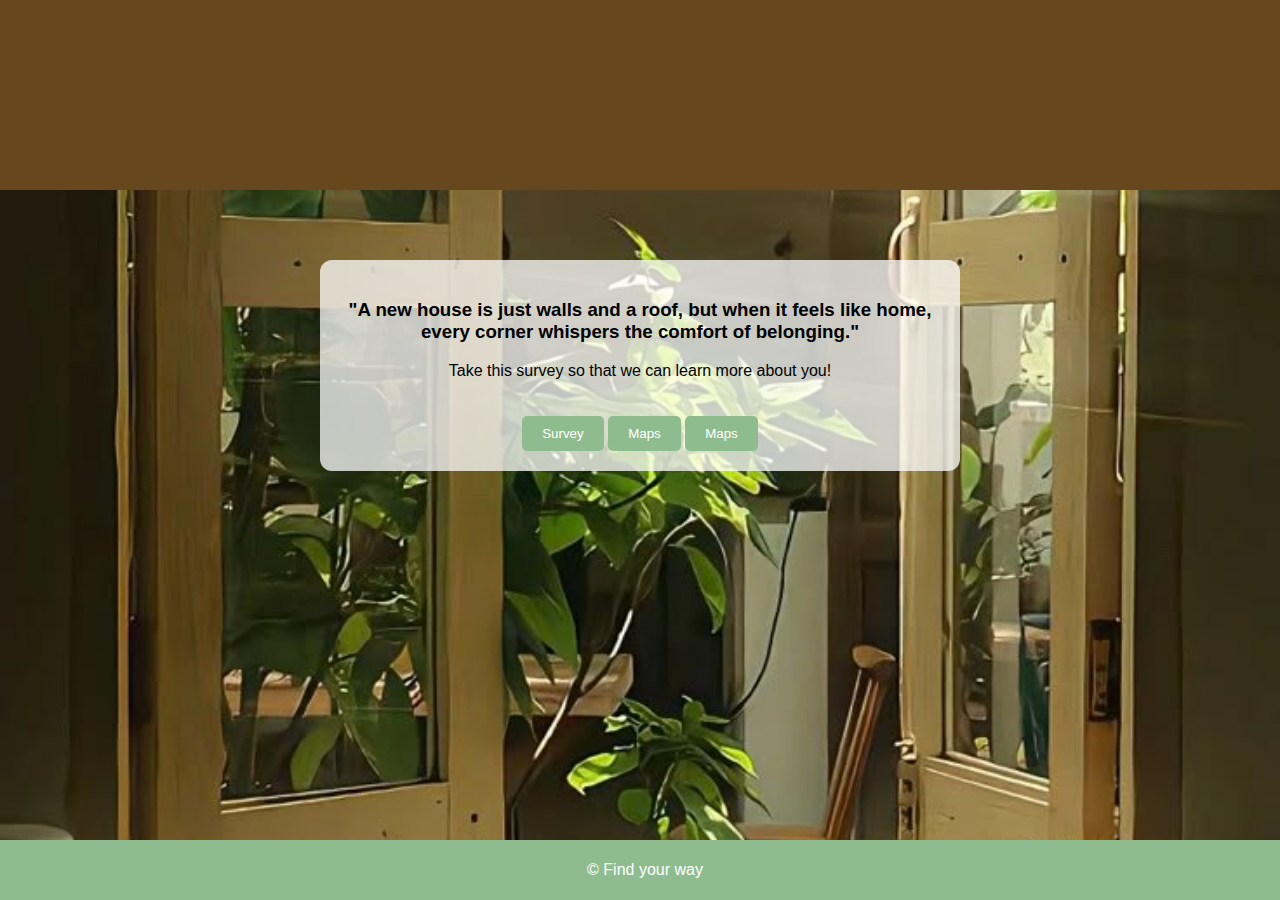
<file: index.html>
<!DOCTYPE html>
<html lang="en">
  <head>
    <meta name="viewport" content="width=device-width, initial-scale=1.0" />
    <title>Around Us</title>
    <link
      href="https://fonts.googleapis.com/css2?family=Bubblegum+Sans&display=swap"
      rel="stylesheet"
    />
    <style>
      body {
        font-family: Cambria, sans-serif;
        margin: 0;
        padding: 0;
        background-color: rgb(250, 248, 248);
        background-image: url("bgimage.png");
        background-size: cover;
        background-repeat: no-repeat;
        background-position: center;
      }

      header {
        background-color: rgb(103, 72, 30);
        padding: 20px;
        text-align: center;
      }
      header h1 {
        font-family: "Bubblegum Sans", cursive;
        font-size: 50px;
        letter-spacing: 2px;
      }

      .animated-text {
        display: flex;
        justify-content: center;
        font-size: 60px;
        font-family: "Bubblegum Sans", cursive;
        color: white;
        text-shadow: 4px 4px 0 #00000033;
      }

      .animated-text span {
        display: inline-block;
        opacity: 0;
        transform: translateY(50px);
        animation: popUp 0.6s forwards, bounce 2s infinite ease-in-out;
      }

      .animated-text span:nth-child(1) {
        animation-delay: 0s;
      }
      .animated-text span:nth-child(2) {
        animation-delay: 0.1s;
      }
      .animated-text span:nth-child(3) {
        animation-delay: 0.2s;
      }
      .animated-text span:nth-child(4) {
        animation-delay: 0.3s;
      }
      .animated-text span:nth-child(5) {
        animation-delay: 0.4s;
      }
      .animated-text span:nth-child(6) {
        animation-delay: 0.5s;
      }

      @keyframes popUp {
        to {
          opacity: 1;
          transform: translateY(0);
        }
      }
      section {
        padding: 20px;
        margin: 10px;
        text-align: center;
      }

      footer {
        background-color: darkseagreen;
        color: white;
        text-align: center;
        padding: 5px;
        position: fixed;
        width: 100%;
        bottom: 0;
      }

      button {
        padding: 10px 20px;
        background-color: darkseagreen;
        color: white;
        border: none;
        cursor: pointer;
        border-radius: 5px;
        text-align: center;
        margin-top: 20px;
      }

      button:hover {
        background-color: #45a049;
      }
      .text-box {
        background-color: rgba(255, 255, 255, 0.75);
        padding: 20px;
        border-radius: 12px;
        max-width: 600px;
        margin: 40px auto;
        text-align: center;
      }
      @keyframes bounce {
        0%,
        100% {
          transform: translateY(0);
          text-shadow: 0 1px 0 #ccc, 0 2px 0 #ccc, 0 3px 0 #ccc, 0 4px 0 #ccc,
            0 5px 0 #ccc;
        }

        50% {
          transform: translateY(-10px);
          text-shadow: 0 1px 0 #ccc, 0 2px 0 #ccc, 0 3px 0 #ccc, 0 4px 0 #ccc,
            0 5px 0 #ccc, 0 6px 0 #ccc, 0 7px 0 #ccc;
        }
      }
    </style>
  </head>
  <body>
    <header>
      <h1 class="animated-text">
        <span>H</span>
        <span>o</span>
        <span>m</span>
        <span>e</span>
        <br />

        <span>I</span>
        <span>s</span>
        <br />

        <span>E</span>
        <span>v</span>
        <span>e</span>
        <span>r</span>
        <span>y</span>
        <span>w</span>
        <span>h</span>
        <span>e</span>
        <span>r</span>
        <span>e</span>
        <span>!</span>
      </h1>
    </header>

    <section>
      <div class="text-box">
        <h3>
          "A new house is just walls and a roof, but when it feels like home,
          every corner whispers the comfort of belonging."
        </h3>
        <p>Take this survey so that we can learn more about you!</p>
        <a href="survey.html"><button>Survey</button></a>
        <a href="illustration.html"><button>Maps</button></a>
        <a href="laugh.html"><button>Maps</button></a>
      </div>
    </section>

    <footer>
      <p>© Find your way</p>
    </footer>
  </body>
</html>
</file>
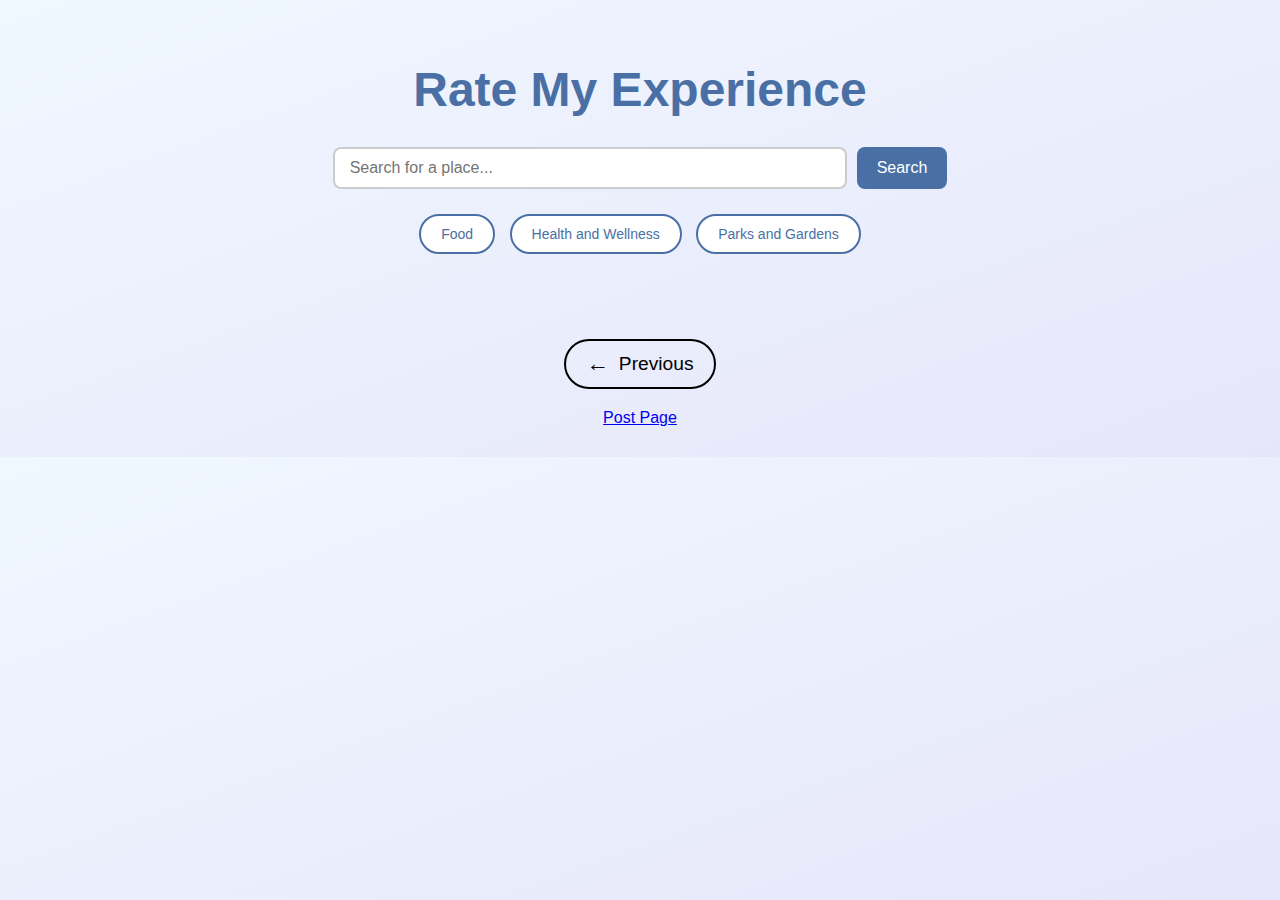
<file: experience.html>
<!DOCTYPE html>
<html lang="en">
  <head>
    <meta charset="UTF-8" />
    <meta name="viewport" content="width=device-width, initial-scale=1.0" />
    <title>Rate My Experience</title>
    <link rel="stylesheet" href="experience.css" />
  </head>
  <body>
    <div class="container">
      <h1 class="title">Rate My Experience</h1>

      <!-- Search Bar -->
      <div class="search-bar">
        <input
          type="text"
          id="searchInput"
          placeholder="Search for a place..."
        />
        <button id="searchButton">Search</button>
      </div>

      <div class="buttons">
      <button class="button" id="foodButton">Food</button>
      <button class="button" id="healthButton">Health and Wellness</button>
      <button class="button" id="parksButton">Parks and Gardens</button>
    </div>

    <div id="results" class="results"></div>

    <!-- Nav buttons section -->
    <div class="nav-buttons">
      <a href="survey.html" class="nav-button">
        <div class="arrow-left">←</div>
        Previous
      </a>

      <a href="posts.html" class="postbutton">
        Post Page
      </a>
    </div>

    <script src="experience.js"></script>
    </body>
    </html>
</file>
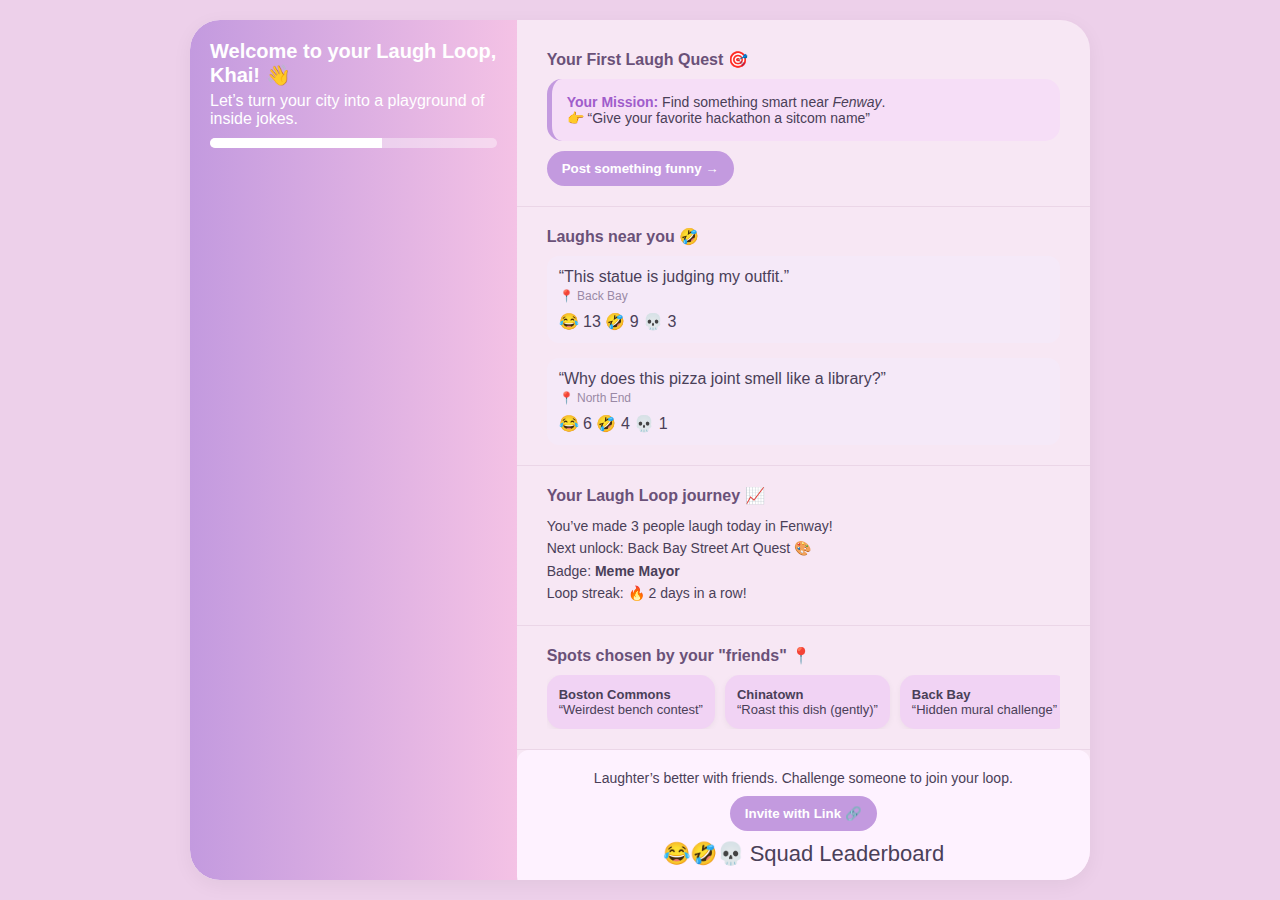
<file: laugh.html>
<!DOCTYPE html>
<html lang="en">
<head>
  <meta charset="UTF-8" />
  <meta name="viewport" content="width=device-width, initial-scale=1.0"/>
  <title>Laugh Loop Dashboard – Soft Theme</title>
  <style>
    * {
      box-sizing: border-box;
      margin: 0;
      padding: 0;
    }

    body {
      font-family: 'Segoe UI', sans-serif;
      background: #edd0ea;
      color: #4a3f58;
      padding: 20px;
      display: flex;
      justify-content: center;
      align-items: center;
      height: 100vh;
    }

    .dashboard {
      display: flex;
      flex-direction: column;
      width: 100%;
      max-width: 900px;
      height: 100%;
      border-radius: 30px;
      background: #f7e7f4;
      box-shadow: 0 5px 20px rgba(0,0,0,0.05);
      overflow: hidden;
    }

    .header {
      padding: 20px;
      background: linear-gradient(to right, #c39adf, #f4c2e5);
      color: white;
      border-bottom-left-radius: 0;
      border-bottom-right-radius: 0;
    }

    .header h2 {
      font-size: 20px;
      margin-bottom: 5px;
    }

    .xp-bar {
      background: rgba(255,255,255,0.4);
      border-radius: 10px;
      height: 10px;
      overflow: hidden;
      margin-top: 10px;
    }

    .xp-fill {
      height: 100%;
      width: 60%;
      background: #ffffff;
    }

    .main-content {
      overflow-y: auto;
      flex: 1;
    }

    .section {
      padding: 20px;
      border-bottom: 1px solid #ebd6e7;
    }

    .section h3 {
      font-size: 16px;
      margin-bottom: 10px;
      color: #6a5178;
    }

    .prompt-box {
      background: #f6def7;
      border-left: 5px solid #c39adf;
      padding: 15px;
      border-radius: 15px;
      font-size: 14px;
      margin-bottom: 10px;
    }

    .prompt-box strong {
      color: #a05dcb;
    }

    .button {
      background: #c39adf;
      color: white;
      padding: 10px 15px;
      border-radius: 20px;
      font-weight: bold;
      border: none;
      cursor: pointer;
      transition: background 0.2s ease;
    }

    .button:hover {
      background: #a872c3;
    }

    .feed {
      display: flex;
      flex-direction: column;
      gap: 15px;
      max-height: 200px;
      overflow-y: auto;
    }

    .feed-item {
      background: #f5e9f8;
      padding: 12px;
      border-radius: 12px;
    }

    .feed-item .location {
      font-size: 12px;
      color: #9a89a6;
    }

    .reactions {
      margin-top: 8px;
      display: flex;
      gap: 10px;
    }

    .reaction {
      font-size: 18px;
      cursor: pointer;
    }

    .progress-tracker {
      font-size: 14px;
      line-height: 1.6;
    }

    .places {
      display: flex;
      gap: 10px;
      overflow-x: auto;
      margin-top: 10px;
    }

    .place-card {
      min-width: 150px;
      background: #f1d3f4;
      padding: 12px;
      border-radius: 15px;
      box-shadow: 0 2px 6px rgba(0,0,0,0.05);
      font-size: 13px;
      flex-shrink: 0;
    }

    .invite {
      background: #fef2ff;
      padding: 15px;
      border-radius: 12px;
      font-size: 14px;
      text-align: center;
    }

    .emoji-loop {
      font-size: 22px;
      margin-top: 10px;
    }

    /* LANDSCAPE MODE ADJUSTMENTS */
    @media (orientation: landscape) and (min-width: 700px) {
      .dashboard {
        flex-direction: row;
      }

      .header {
        flex: 1;
        height: 100%;
        border-bottom-left-radius: 30px;
        border-top-left-radius: 30px;
        border-bottom-right-radius: 0;
        border-top-right-radius: 0;
      }

      .main-content {
        flex: 2;
        padding: 10px 0;
        overflow-y: auto;
      }

      .section {
        padding: 20px 30px;
      }

      .places {
        flex-direction: row;
        overflow-x: auto;
      }
    }
  </style>
</head>
<body>

  <div class="dashboard">

    <!-- Header -->
    <div class="header">
      <h2>Welcome to your Laugh Loop, Khai! 👋</h2>
      <p>Let’s turn your city into a playground of inside jokes.</p>
      <div class="xp-bar"><div class="xp-fill"></div></div>
    </div>

    <!-- Main Scrollable Content -->
    <div class="main-content">

      <!-- Personalized Prompt -->
      <div class="section">
        <h3>Your First Laugh Quest 🎯</h3>
        <div class="prompt-box">
          <strong>Your Mission:</strong> Find something smart near <em>Fenway</em>.<br>
          👉 “Give your favorite hackathon a sitcom name”
        </div>
        <button class="button">Post something funny →</button>
      </div>

      <!-- UGC Feed -->
      <div class="section">
        <h3>Laughs near you 🤣</h3>
        <div class="feed">
          <div class="feed-item">
            “This statue is judging my outfit.”<br>
            <span class="location">📍 Back Bay</span>
            <div class="reactions">😂 13 🤣 9 💀 3</div>
          </div>
          <div class="feed-item">
            “Why does this pizza joint smell like a library?”<br>
            <span class="location">📍 North End</span>
            <div class="reactions">😂 6 🤣 4 💀 1</div>
          </div>
        </div>
      </div>

      <!-- Progress Tracker -->
      <div class="section">
        <h3>Your Laugh Loop journey 📈</h3>
        <div class="progress-tracker">
          You’ve made 3 people laugh today in Fenway!<br>
          Next unlock: Back Bay Street Art Quest 🎨<br>
          Badge: <strong>Meme Mayor</strong><br>
          Loop streak: 🔥 2 days in a row!
        </div>
      </div>

      <!-- Places to Explore -->
      <div class="section">
        <h3>Spots chosen by your "friends" 📍</h3>
        <div class="places">
          <div class="place-card">
            <strong>Boston Commons</strong><br>
            “Weirdest bench contest”
          </div>
          <div class="place-card">
            <strong>Chinatown</strong><br>
            “Roast this dish (gently)”
          </div>
          <div class="place-card">
            <strong>Back Bay</strong><br>
            “Hidden mural challenge”
          </div>
        </div>
      </div>

      <!-- Invite -->
      <div class="section invite">
        Laughter’s better with friends. Challenge someone to join your loop.<br>
        <button class="button" style="margin-top: 10px;">Invite with Link 🔗</button>
        <div class="emoji-loop">😂🤣💀 Squad Leaderboard</div>
      </div>

    </div>
  </div>

</body>
</html>
</file>
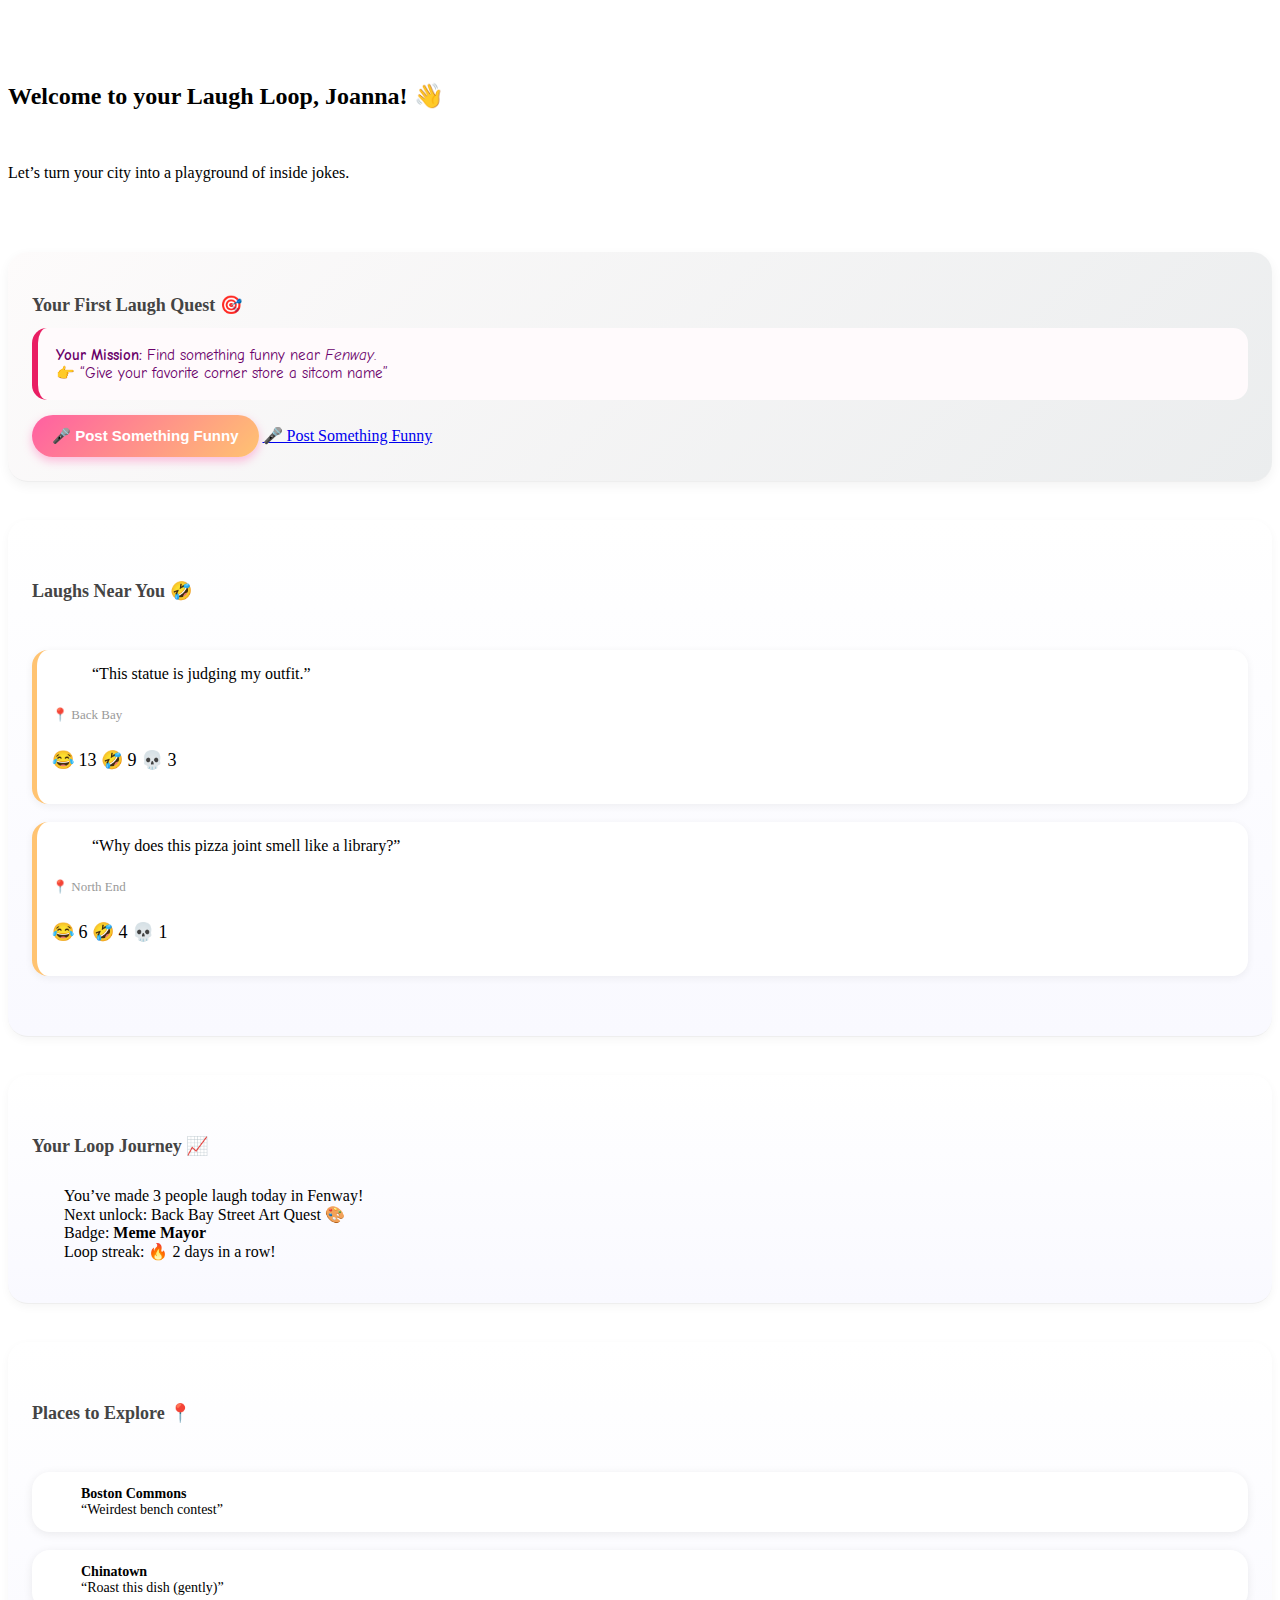
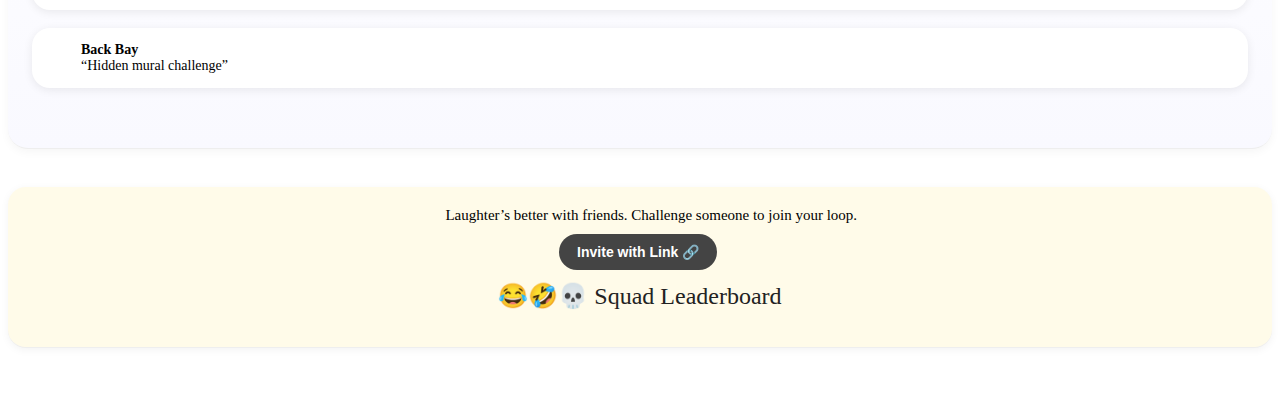
<file: post.html>
<!DOCTYPE html>
<html lang="en">
  <head>
      
    <link
      href="https://fonts.googleapis.com/css2?family=Comic+Neue:wght@700&display=swap"
      rel="stylesheet"
    />

    <meta charset="UTF-8" />
      
    <meta name="viewport" content="width=device-width, initial-scale=1.0" />
      
    <title>Laugh Loop Dashboard</title>
      
    <style>
                * {
                  box-sizing: border-box;
                  margin: 0;
                  padding: 0;
                }

                body {
                  font-family: 'Segoe UI', sans-serif;
                  background: #f4f4f4;
                  color: #333;
                  padding: 20px;
                }

                .dashboard {
                  max-width: 400px;
                  margin: 0 auto;
                  border-radius: 30px;
                  background: white;
                  box-shadow: 0 5px 20px rgba(0,0,0,0.1);
                  overflow: hidden;
                }

                .header {
                  padding: 20px;
                  background: linear-gradient(to right, #ff4adb, #ffa84d);
                  color: white;
                  border-bottom-left-radius: 40px;
                  border-bottom-right-radius: 40px;
                }

                .header h2 {
                  font-size: 20px;
                  margin-bottom: 5px;
                }

                .xp-bar {
                  background: rgba(255,255,255,0.3);
                  border-radius: 10px;
                  height: 10px;
                  overflow: hidden;
                  margin-top: 10px;
                }

                .xp-fill {
                  height: 100%;
                  width: 60%;
                  background: white;
                }

                .section {
                  padding: 20px;
                  border-bottom: 1px solid #eee;
                }

                .section h3 {
                  font-size: 16px;
                  margin-bottom: 10px;
                }

                .prompt-box {
                  background: #fff4fb;
                  border-left: 5px solid #ff4adb;
                  padding: 15px;
                  border-radius: 15px;
                  font-size: 14px;
                  margin-bottom: 10px;
                }

                .prompt-box strong {
                  color: #b8008a;
                }

                .button {
                  background: #ff4adb;
                  color: white;
                  padding: 10px 15px;
                  border-radius: 20px;
                  font-weight: bold;
                  border: none;
                  cursor: pointer;
                }

                .feed {
                  display: flex;
                  flex-direction: column;
                  gap: 15px;
                  max-height: 250px;
                  overflow-y: auto;
                }

                .feed-item {
                  background: #f9f9f9;
                  padding: 12px;
                  border-radius: 12px;
                }

                .feed-item .location {
                  font-size: 12px;
                  color: #888;
                }

                .reactions {
                  margin-top: 8px;
                  display: flex;
                  gap: 10px;
                }

                .reaction {
                  font-size: 18px;
                  cursor: pointer;
                }

                .progress-tracker {
                  font-size: 14px;
                  line-height: 1.6;
                }

                .places {
                  display: flex;
                  gap: 10px;
                  overflow-x: auto;
                  margin-top: 10px;
                }

                .place-card {
                  min-width: 150px;
                  background: #fff;
                  padding: 12px;
                  border-radius: 15px;
                  box-shadow: 0 2px 6px rgba(0,0,0,0.1);
                  font-size: 13px;
                  flex-shrink: 0;
                }

                .invite {
                  background: #ffe;
                  padding: 15px;
                  border-radius: 12px;
                  font-size: 14px;
                  text-align: center;
                }

                .emoji-loop {
                  font-size: 22px;
                  margin-top: 10px;
                }
            .creative-post-button {
                background: linear-gradient(135deg, #ff5fa2, #ffc371);
                color: white;
                padding: 12px 20px;
                border: none;
                border-radius: 30px;
                font-weight: 600;
                font-size: 15px;
                cursor: pointer;
                box-shadow: 0 4px 10px rgba(255, 94, 173, 0.4);
                transition: transform 0.2s ease, box-shadow 0.2s ease;
            }

            .creative-post-button:hover {
                transform: translateY(-2px);
                box-shadow: 0 6px 14px rgba(255, 94, 173, 0.5);
            }
              .section {
        padding: 24px;
        border-bottom: 1px solid #eee;
        background: linear-gradient(180deg, #fff, #f9f9ff);
        border-radius: 20px;
        margin-bottom: 20px;
        box-shadow: 0 3px 10px rgba(0, 0, 0, 0.04);
      }

      .section h3 {
        font-size: 18px;
        color: #444;
        margin-bottom: 12px;
      }

      .prompt-box {
        background: #fff0fb;
        border-left: 6px solid #ff69b4;
        padding: 18px;
        border-radius: 15px;
        font-size: 15px;
        margin-bottom: 15px;
        font-family: 'Comic Neue', cursive;
        color: #82025e;
      }

      .feed-item {
        background: #ffffff;
        padding: 15px;
        border-radius: 16px;
        border-left: 5px solid #ffc371;
        box-shadow: 0 2px 8px rgba(0,0,0,0.06);
        transition: transform 0.2s ease;
      }

      .feed-item:hover {
        transform: scale(1.01);
      }

      .feed-item .location {
        font-size: 13px;
        color: #999;
        display: block;
        margin-top: 6px;
      }

      .reactions {
        margin-top: 8px;
        display: flex;
        gap: 12px;
        font-size: 18px;
      }

      .place-card {
        min-width: 160px;
        background: #fff;
        padding: 14px;
        border-radius: 18px;
        box-shadow: 0 2px 10px rgba(0,0,0,0.08);
        font-size: 14px;
        flex-shrink: 0;
        transition: 0.2s;
      }

      .place-card:hover {
        background: #fff5e5;
        transform: translateY(-2px);
      }

      .invite {
        background: #fffbe9;
        padding: 20px;
        border-radius: 18px;
        font-size: 15px;
        text-align: center;
        box-shadow: 0 2px 8px rgba(0,0,0,0.05);
      }

      .invite button {
        background: #444;
        color: white;
        padding: 10px 18px;
        border: none;
        border-radius: 25px;
        font-weight: bold;
        font-size: 14px;
        margin-top: 10px;
        transition: 0.2s ease;
      }

      .invite button:hover {
        background: #000;
        transform: scale(1.03);
      }

      .emoji-loop {
        font-size: 24px;
        margin-top: 12px;
        color: #222;
      }


              
    </style>
  </head>
  <body>
      
    <div class="dashboard">
          <!-- Header -->
          
      <div class="header">
              
        <h2>Welcome to your Laugh Loop, Joanna! 👋</h2>
              
        <p>Let’s turn your city into a playground of inside jokes.</p>
              
        <div class="xp-bar"><div class="xp-fill"></div></div>
            
      </div>

          <!-- Personalized Prompt -->
          
      <!-- Personalized Prompt -->
      <div
        class="section"
        style="
          background: linear-gradient(135deg, #fdfbfb, #ebedee);
          border-radius: 20px;
          box-shadow: 0 4px 12px rgba(0, 0, 0, 0.05);
        "
      >
        <h3 style="font-size: 18px; color: #444">Your First Laugh Quest 🎯</h3>

        <div
          class="prompt-box"
          style="
            background: #fffafc;
            border-left: 6px solid #e91e63;
            color: #6a006a;
          "
        >
          <strong>Your Mission:</strong> Find something funny near
          <em>Fenway</em>.<br />
          👉 “Give your favorite corner store a sitcom name”
        </div>

        <button class="creative-post-button">🎤 Post Something Funny</button>
        
        <a href="experience.html" class="creative-post-button-link">
          🎤 Post Something Funny
        </a>
      </div>

          <!-- UGC Feed -->
          
      <div class="section">
              
        <h3>Laughs Near You 🤣</h3>
              
        <div class="feed">
                  
          <div class="feed-item">
                      “This statue is judging my outfit.”<br />
                      <span class="location">📍 Back Bay</span>           
            <div class="reactions">😂 13 🤣 9 💀 3</div>
                    
          </div>
                  
          <div class="feed-item">
                      “Why does this pizza joint smell like a library?”<br />
                      <span class="location">📍 North End</span>           
            <div class="reactions">😂 6 🤣 4 💀 1</div>
                    
          </div>
                
        </div>
            
      </div>

          <!-- Progress Tracker -->
          
      <div class="section">
              
        <h3>Your Loop Journey 📈</h3>
              
        <div class="progress-tracker">
                  You’ve made 3 people laugh today in Fenway!<br />
                  Next unlock: Back Bay Street Art Quest 🎨<br />
                  Badge: <strong>Meme Mayor</strong><br />
                  Loop streak: 🔥 2 days in a row!       
        </div>
            
      </div>

          <!-- Places to Explore -->
          
      <div class="section">
              
        <h3>Places to Explore 📍</h3>
              
        <div class="places">
                  
          <div class="place-card">
                      <strong>Boston Commons</strong><br />
                      “Weirdest bench contest”         
          </div>
                  
          <div class="place-card">
                      <strong>Chinatown</strong><br />
                      “Roast this dish (gently)”         
          </div>
                  
          <div class="place-card">
                      <strong>Back Bay</strong><br />
                      “Hidden mural challenge”         
          </div>
                
        </div>
            
      </div>

          <!-- Invite -->
          
      <div class="section invite">
              Laughter’s better with friends. Challenge someone to join your
        loop.<br />
              <button class="button" style="margin-top: 10px">
          Invite with Link 🔗
        </button>
              
        <div class="emoji-loop">😂🤣💀 Squad Leaderboard</div>
            
      </div>

        
    </div>
  </body>
</html>
</file>
<file: experience.css>
body {
  font-family: "Segoe UI", sans-serif;
  background: linear-gradient(to bottom right, #f0f8ff, #e6e6fa);
  margin: 0;
  padding: 30px;
  color: #333;
}

.container {
  max-width: 800px;
  margin: 0 auto;
  text-align: center;
}

.title {
  font-size: 3rem;
  font-weight: bold;
  color: #4a6fa5;
  margin-bottom: 30px;
}

/* Search Bar */
.search-bar {
  margin-bottom: 20px;
  display: flex;
  justify-content: center;
  gap: 10px;
}

.search-bar input[type="text"] {
  padding: 10px 15px;
  border: 2px solid #ccc;
  border-radius: 8px;
  font-size: 16px;
  width: 60%;
  transition: 0.3s;
}

.search-bar input[type="text"]:focus {
  border-color: #4a6fa5;
  outline: none;
}

.search-bar button {
  padding: 10px 20px;
  background-color: #4a6fa5;
  color: white;
  border: none;
  border-radius: 8px;
  font-size: 16px;
  cursor: pointer;
  transition: 0.3s;
}

.search-bar button:hover {
  background-color: #3a5c8a;
}

/* Buttons Section */
.buttons {
  margin: 20px 0;
}

.button {
  margin: 5px;
  padding: 10px 20px;
  border: 2px solid #4a6fa5;
  background-color: white;
  color: #4a6fa5;
  font-size: 14px;
  border-radius: 30px;
  cursor: pointer;
  transition: all 0.3s ease;
}

.button:hover {
  background-color: #4a6fa5;
  color: white;
}

/* Results / Cards */
.results {
  margin-top: 30px;
  display: flex;
  flex-direction: column;
  gap: 20px;
}

.place {
  background: white;
  border-radius: 15px;
  padding: 25px;
  box-shadow: 0 8px 16px rgba(0, 0, 0, 0.1);
  transition: transform 0.2s ease;
}

.place:hover {
  transform: translateY(-5px);
}

.place h2 {
  font-size: 1.8rem;
  color: #2c3e50;
  margin-bottom: 10px;
}

.place p.rating {
  font-size: 1.2rem;
  color: #f39c12;
  margin: 5px 0;
}

.comment {
  font-size: 1rem;
  color: #555;
  margin: 5px 0;
}
.nav-buttons {
  display: flex;
  flex-direction: column;
  gap: 20px;
  align-items: center;
  margin-top: 50px;
}

.nav-button {
  display: flex;
  align-items: center;
  gap: 10px;
  border: 2px solid black;
  padding: 10px 20px;
  border-radius: 50px;
  text-decoration: none;
  font-family: Arial, sans-serif;
  font-size: 1.2rem;
  color: black;
  transition: background-color 0.3s ease, transform 0.2s ease;
}

.nav-button:hover {
  background-color: #f0f0f0;
  transform: scale(1.05);
}

.arrow-right,
.arrow-left {
  font-size: 1.4rem;
}
</file>
